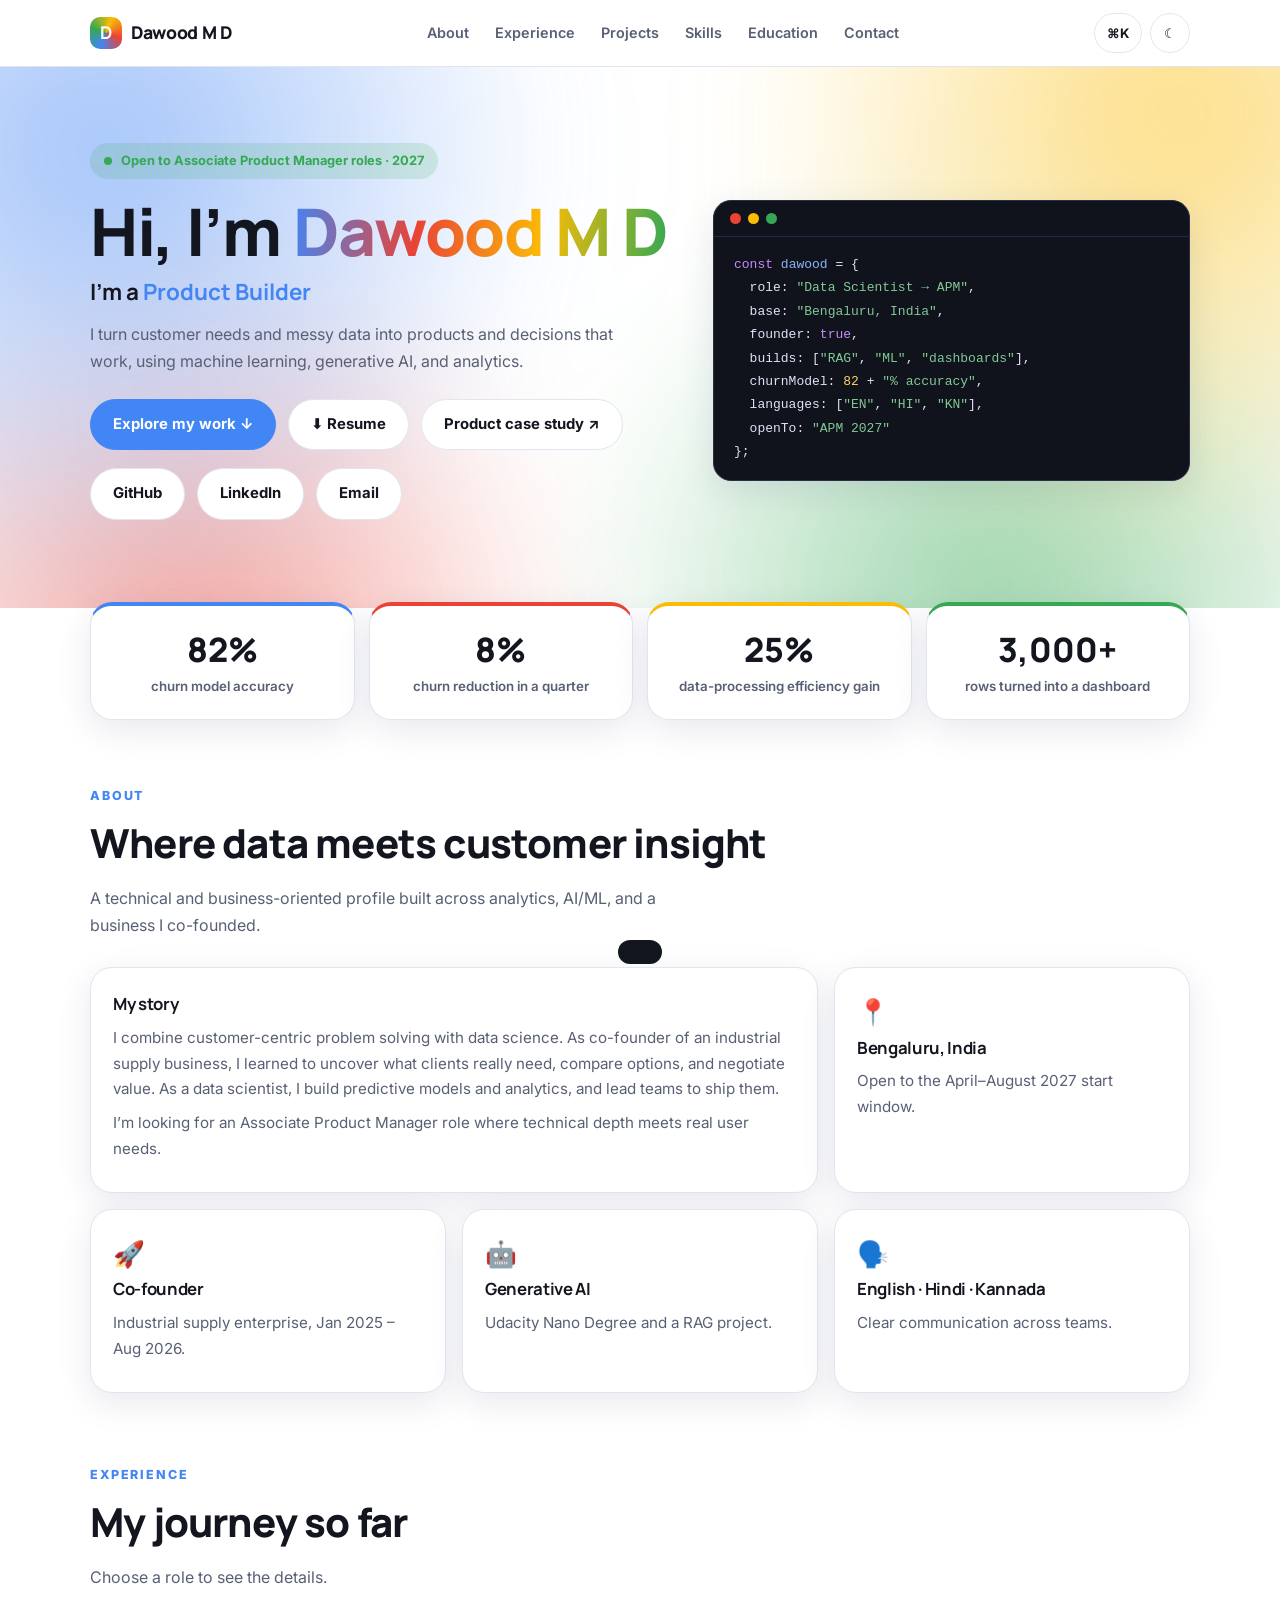
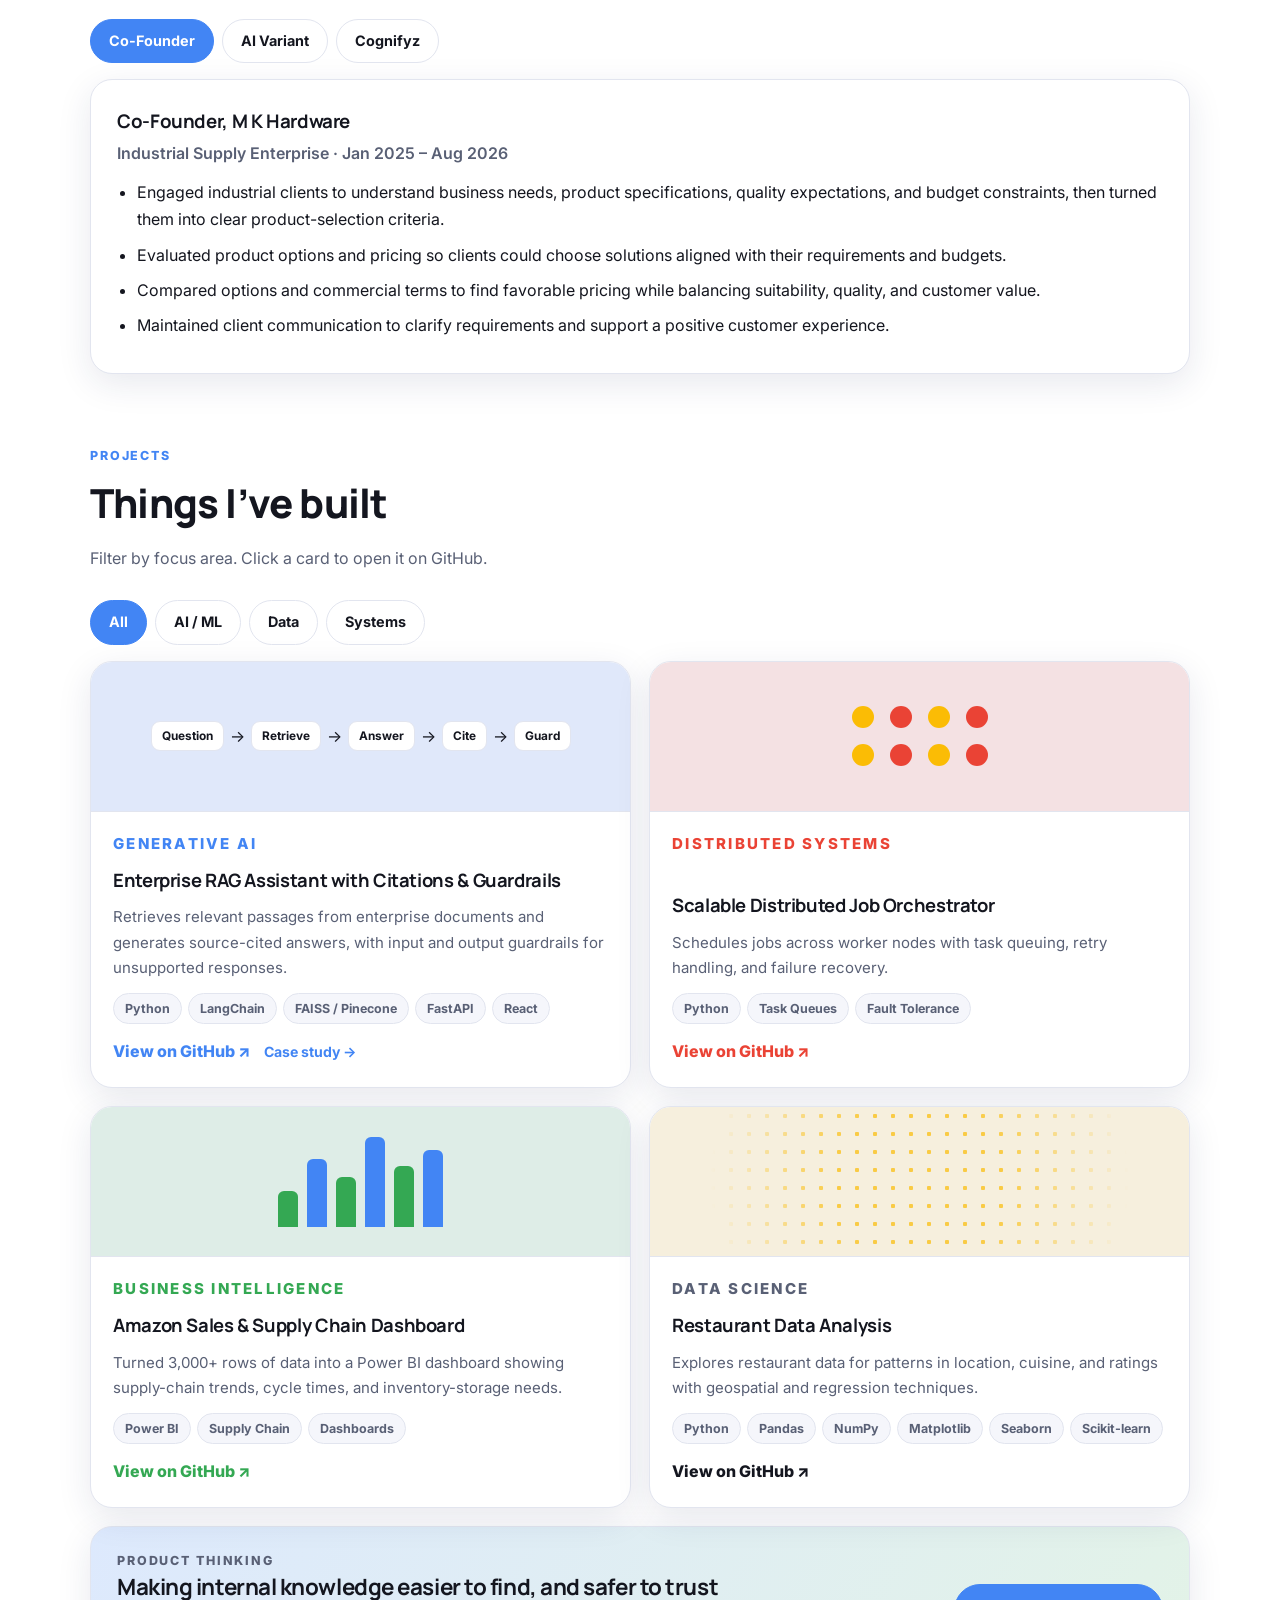
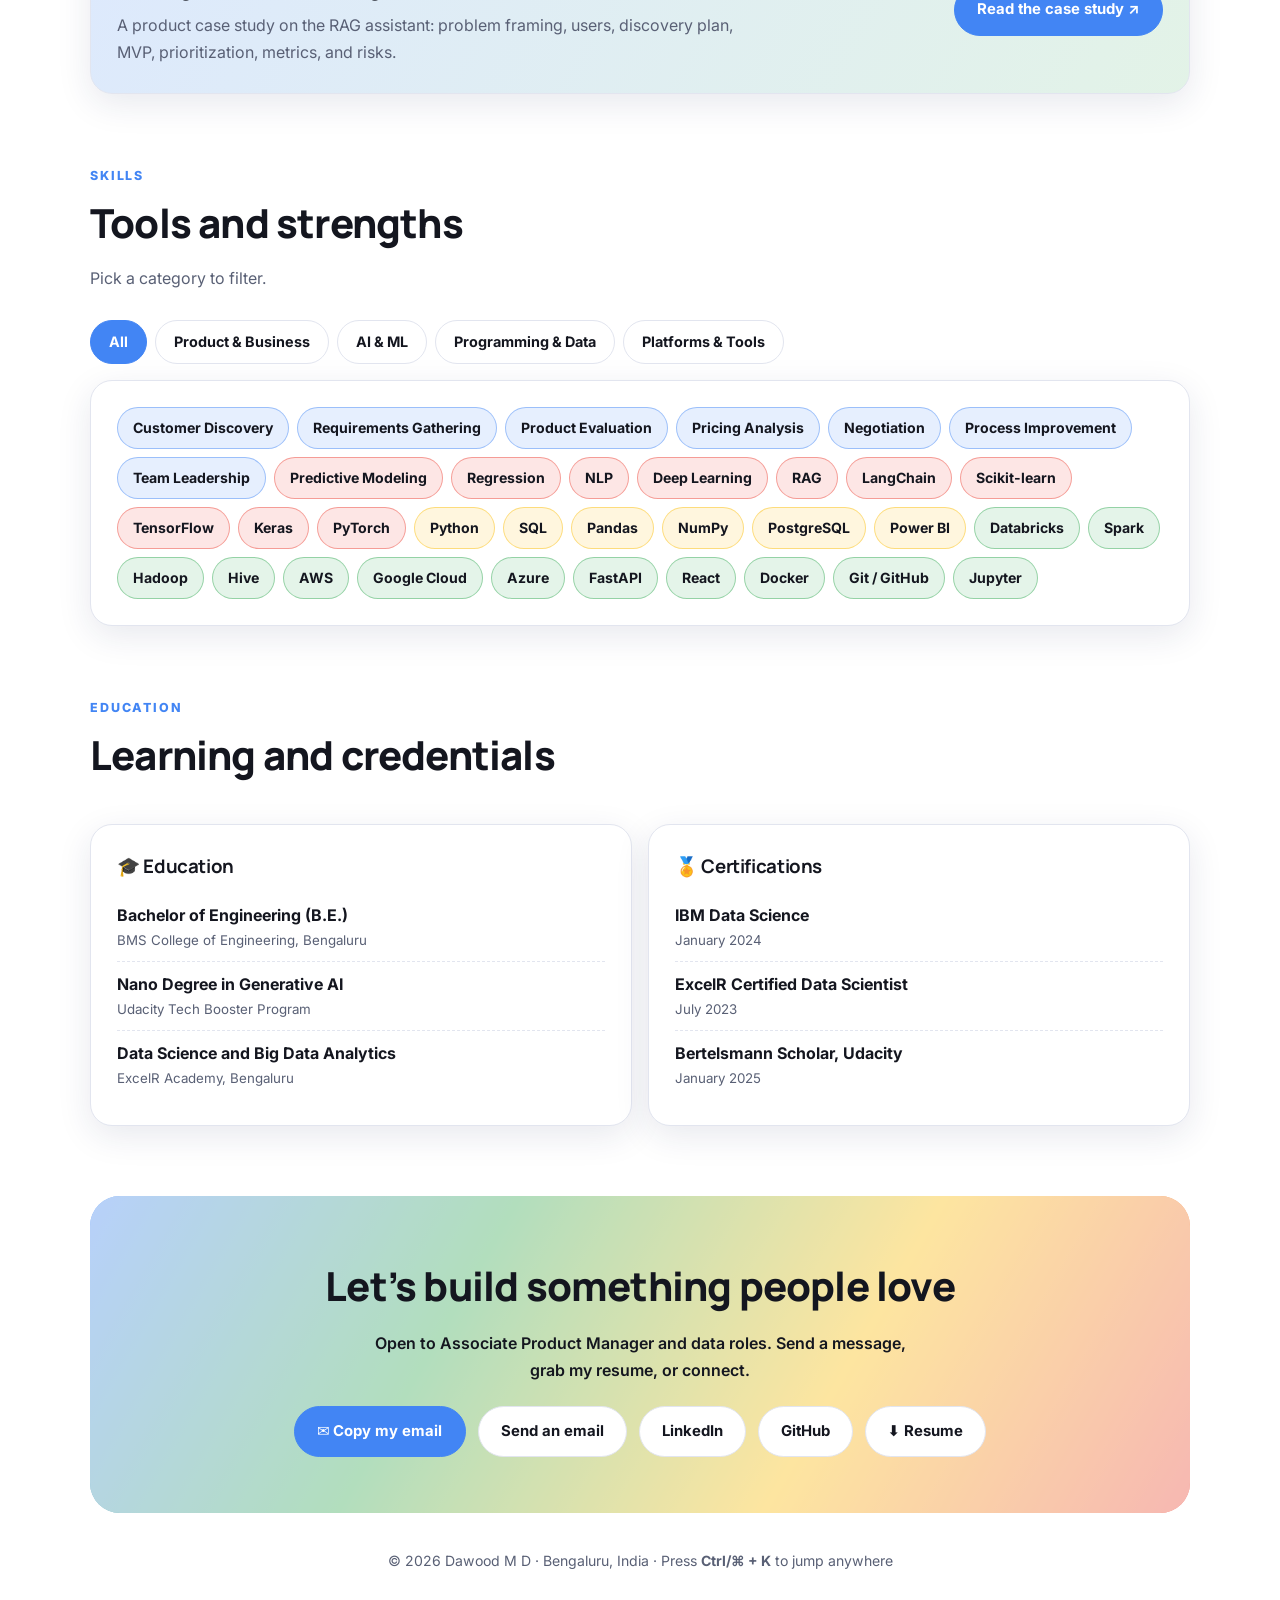
<file: index.html>
<!doctype html><html lang="en"><head><meta charset="utf-8"><meta name="viewport" content="width=device-width,initial-scale=1"><meta name="theme-color" content="#4285f4">
<link rel="preconnect" href="https://fonts.googleapis.com"><link rel="preconnect" href="https://fonts.gstatic.com" crossorigin>
<link href="https://fonts.googleapis.com/css2?family=Inter:wght@400;500;600;700&family=JetBrains+Mono:wght@500&family=Manrope:wght@700;800&display=swap" rel="stylesheet"><link rel="stylesheet" href="styles.css">
<meta name="description" content="Dawood M D: data scientist and product builder. Machine learning, generative AI, analytics, and customer-focused problem solving."><title>Dawood M D | Data Scientist &amp; Product Builder</title></head><body>
<div class="prog"></div>
<header><nav class="nav wrap"><a class="brand" href="#top"><b>D</b>Dawood M D</a>
<div class="links"><a href="#about">About</a><a href="#experience">Experience</a><a href="#projects">Projects</a><a href="#skills">Skills</a><a href="#education">Education</a><a href="#contact">Contact</a></div>
<div class="tools"><button class="ib" id="cmdk" title="Quick navigation (Ctrl/⌘ + K)">⌘K</button><button class="ib" id="theme" aria-label="Toggle theme">☾</button><button class="ib menu" aria-label="Menu">☰</button></div></nav></header>
<main>
<section class="hero" id="top"><div class="mesh"></div><div class="wrap hg"><div>
<span class="pill">Open to Associate Product Manager roles · 2027</span>
<h1>Hi, I’m <span class="grad">Dawood M D</span></h1>
<p class="role">I’m a <span id="role">Data Scientist</span></p>
<p class="lead">I turn customer needs and messy data into products and decisions that work, using machine learning, generative AI, and analytics.</p>
<div class="row"><a class="btn p" href="#projects">Explore my work ↓</a><a class="btn" href="assets/Dawood_M_D_Resume.pdf" download>⬇ Resume</a><a class="btn" href="case-study.html">Product case study ↗</a></div>
<div class="row"><a class="btn" href="https://github.com/Dawoodsdatalife" target="_blank" rel="noopener">GitHub</a><a class="btn" href="https://www.linkedin.com/in/m-d-dawood" target="_blank" rel="noopener">LinkedIn</a><a class="btn" href="mailto:dawoodarsalaan8@gmail.com">Email</a></div></div>
<div class="win" aria-hidden="true"><div class="wb"><i></i><i></i><i></i></div><pre><span class="k">const</span> <span class="v">dawood</span> = {
  role: <span class="s">"Data Scientist → APM"</span>,
  base: <span class="s">"Bengaluru, India"</span>,
  founder: <span class="k">true</span>,
  builds: [<span class="s">"RAG"</span>, <span class="s">"ML"</span>, <span class="s">"dashboards"</span>],
  churnModel: <span class="n">82</span> + <span class="s">"% accuracy"</span>,
  languages: [<span class="s">"EN"</span>, <span class="s">"HI"</span>, <span class="s">"KN"</span>],
  openTo: <span class="s">"APM 2027"</span>
};</pre></div></div></section>
<div class="wrap"><div class="stats rv"><div class="card stat"><b><span data-n="82">0</span>%</b><small>churn model accuracy</small></div><div class="card stat"><b><span data-n="8">0</span>%</b><small>churn reduction in a quarter</small></div><div class="card stat"><b><span data-n="25">0</span>%</b><small>data-processing efficiency gain</small></div><div class="card stat"><b><span data-n="3000">0</span>+</b><small>rows turned into a dashboard</small></div></div></div>

<section id="about" class="wrap rv"><p class="ey">About</p><h2>Where data meets customer insight</h2><p class="sub">A technical and business-oriented profile built across analytics, AI/ML, and a business I co-founded.</p>
<div class="bento"><div class="card s4"><h3>My story</h3><p>I combine customer-centric problem solving with data science. As co-founder of an industrial supply business, I learned to uncover what clients really need, compare options, and negotiate value. As a data scientist, I build predictive models and analytics, and lead teams to ship them.</p><p>I’m looking for an Associate Product Manager role where technical depth meets real user needs.</p></div>
<div class="card s2"><div class="em">📍</div><h3>Bengaluru, India</h3><p>Open to the April–August 2027 start window.</p></div>
<div class="card s2"><div class="em">🚀</div><h3>Co-founder</h3><p>Industrial supply enterprise, Jan 2025 – Aug 2026.</p></div>
<div class="card s2"><div class="em">🤖</div><h3>Generative AI</h3><p>Udacity Nano Degree and a RAG project.</p></div>
<div class="card s2"><div class="em">🗣️</div><h3>English · Hindi · Kannada</h3><p>Clear communication across teams.</p></div></div></section>

<section id="experience" class="wrap rv"><p class="ey">Experience</p><h2>My journey so far</h2><p class="sub">Choose a role to see the details.</p>
<div class="tabs" role="tablist"><button class="tab" role="tab" aria-selected="true" data-p="p1">Co-Founder</button><button class="tab" role="tab" aria-selected="false" data-p="p2">AI Variant</button><button class="tab" role="tab" aria-selected="false" data-p="p3">Cognifyz</button></div>
<div class="card panel" id="p1"><h3>Co-Founder, M K Hardware</h3><p class="meta">Industrial Supply Enterprise · Jan 2025 – Aug 2026</p><ul><li>Engaged industrial clients to understand business needs, product specifications, quality expectations, and budget constraints, then turned them into clear product-selection criteria.</li><li>Evaluated product options and pricing so clients could choose solutions aligned with their requirements and budgets.</li><li>Compared options and commercial terms to find favorable pricing while balancing suitability, quality, and customer value.</li><li>Maintained client communication to clarify requirements and support a positive customer experience.</li></ul></div>
<div class="card panel" id="p2" hidden><h3>Data Scientist Intern, AI Variant</h3><p class="meta">Bengaluru · Sep 2023 – Dec 2024</p><ul><li>Led a team of 3 building customer-churn prediction models with logistic regression and decision trees.</li><li>Analyzed large-scale supply-chain datasets in Databricks using SQL, identifying bottlenecks that informed operational changes.</li><li>Applied Lean Six Sigma and statistical modeling to reduce process variance.</li></ul><div class="bd"><span>82% model accuracy</span><span>8% churn reduction</span><span>25% efficiency gain</span><span>8% throughput increase</span></div></div>
<div class="card panel" id="p3" hidden><h3>Data Science Intern, Cognifyz Technologies</h3><p class="meta">Remote · May 2023 – Jun 2023</p><ul><li>Analyzed restaurant and location-based datasets with statistical and geospatial techniques.</li><li>Built a regression model to predict restaurant ratings and visualized findings for business insights.</li></ul></div></section>

<section id="projects" class="wrap rv"><p class="ey">Projects</p><h2>Things I’ve built</h2><p class="sub">Filter by focus area. Click a card to open it on GitHub.</p>
<div class="tabs"><button class="tab" aria-selected="true" data-f="all">All</button><button class="tab" aria-selected="false" data-f="ai">AI / ML</button><button class="tab" aria-selected="false" data-f="data">Data</button><button class="tab" aria-selected="false" data-f="sys">Systems</button></div>
<div class="pg">
<article class="card proj" data-c="ai" style="--cc:var(--b)"><div class="viz"><div class="pipe"><i>Question</i>→<i>Retrieve</i>→<i>Answer</i>→<i>Cite</i>→<i>Guard</i></div></div><div class="pb"><p class="ey">Generative AI</p><h3>Enterprise RAG Assistant with Citations &amp; Guardrails</h3><p>Retrieves relevant passages from enterprise documents and generates source-cited answers, with input and output guardrails for unsupported responses.</p><div class="tg"><span>Python</span><span>LangChain</span><span>FAISS / Pinecone</span><span>FastAPI</span><span>React</span></div><div><a class="go" href="https://github.com/Dawoodsdatalife" target="_blank" rel="noopener">View on GitHub</a><a class="alt" href="case-study.html">Case study →</a></div></div></article>
<article class="card proj" data-c="sys" style="--cc:var(--r)"><div class="viz"><div class="nodes"><i></i><i></i><i></i><i></i><i></i><i></i><i></i><i></i></div></div><div class="pb"><p class="ey">Distributed Systems</p><h3>Scalable Distributed Job Orchestrator</h3><p>Schedules jobs across worker nodes with task queuing, retry handling, and failure recovery.</p><div class="tg"><span>Python</span><span>Task Queues</span><span>Fault Tolerance</span></div><a class="go" href="https://github.com/Dawoodsdatalife" target="_blank" rel="noopener">View on GitHub</a></div></article>
<article class="card proj" data-c="data" style="--cc:var(--g)"><div class="viz"><div class="bars" style="--h:0"><i style="--h:40%"></i><i style="--h:75%"></i><i style="--h:55%"></i><i style="--h:100%"></i><i style="--h:68%"></i><i style="--h:85%"></i></div></div><div class="pb"><p class="ey">Business Intelligence</p><h3>Amazon Sales &amp; Supply Chain Dashboard</h3><p>Turned 3,000+ rows of data into a Power BI dashboard showing supply-chain trends, cycle times, and inventory-storage needs.</p><div class="tg"><span>Power BI</span><span>Supply Chain</span><span>Dashboards</span></div><a class="go" href="https://github.com/Dawoodsdatalife" target="_blank" rel="noopener">View on GitHub</a></div></article>
<article class="card proj" data-c="data ai" style="--cc:var(--y)"><div class="viz"><div class="map"></div></div><div class="pb"><p class="ey" style="color:var(--m)">Data Science</p><h3>Restaurant Data Analysis</h3><p>Explores restaurant data for patterns in location, cuisine, and ratings with geospatial and regression techniques.</p><div class="tg"><span>Python</span><span>Pandas</span><span>NumPy</span><span>Matplotlib</span><span>Seaborn</span><span>Scikit-learn</span></div><a class="go" style="color:var(--t)" href="https://github.com/Dawoodsdatalife" target="_blank" rel="noopener">View on GitHub</a></div></article>
</div>
<div class="card cs" style="margin-top:18px"><div><p class="ey">Product thinking</p><h3>Making internal knowledge easier to find, and safer to trust</h3><p>A product case study on the RAG assistant: problem framing, users, discovery plan, MVP, prioritization, metrics, and risks.</p></div><a class="btn p" href="case-study.html">Read the case study ↗</a></div></section>

<section id="skills" class="wrap rv"><p class="ey">Skills</p><h2>Tools and strengths</h2><p class="sub">Pick a category to filter.</p>
<div class="tabs"><button class="tab" aria-selected="true" data-sk="all">All</button><button class="tab" aria-selected="false" data-sk="pb">Product &amp; Business</button><button class="tab" aria-selected="false" data-sk="ml">AI &amp; ML</button><button class="tab" aria-selected="false" data-sk="dt">Programming &amp; Data</button><button class="tab" aria-selected="false" data-sk="pl">Platforms &amp; Tools</button></div>
<div class="card sk"><span data-g="pb" style="--k:var(--b)">Customer Discovery</span><span data-g="pb" style="--k:var(--b)">Requirements Gathering</span><span data-g="pb" style="--k:var(--b)">Product Evaluation</span><span data-g="pb" style="--k:var(--b)">Pricing Analysis</span><span data-g="pb" style="--k:var(--b)">Negotiation</span><span data-g="pb" style="--k:var(--b)">Process Improvement</span><span data-g="pb" style="--k:var(--b)">Team Leadership</span>
<span data-g="ml" style="--k:var(--r)">Predictive Modeling</span><span data-g="ml" style="--k:var(--r)">Regression</span><span data-g="ml" style="--k:var(--r)">NLP</span><span data-g="ml" style="--k:var(--r)">Deep Learning</span><span data-g="ml" style="--k:var(--r)">RAG</span><span data-g="ml" style="--k:var(--r)">LangChain</span><span data-g="ml" style="--k:var(--r)">Scikit-learn</span><span data-g="ml" style="--k:var(--r)">TensorFlow</span><span data-g="ml" style="--k:var(--r)">Keras</span><span data-g="ml" style="--k:var(--r)">PyTorch</span>
<span data-g="dt" style="--k:var(--y)">Python</span><span data-g="dt" style="--k:var(--y)">SQL</span><span data-g="dt" style="--k:var(--y)">Pandas</span><span data-g="dt" style="--k:var(--y)">NumPy</span><span data-g="dt" style="--k:var(--y)">PostgreSQL</span><span data-g="dt" style="--k:var(--y)">Power BI</span>
<span data-g="pl" style="--k:var(--g)">Databricks</span><span data-g="pl" style="--k:var(--g)">Spark</span><span data-g="pl" style="--k:var(--g)">Hadoop</span><span data-g="pl" style="--k:var(--g)">Hive</span><span data-g="pl" style="--k:var(--g)">AWS</span><span data-g="pl" style="--k:var(--g)">Google Cloud</span><span data-g="pl" style="--k:var(--g)">Azure</span><span data-g="pl" style="--k:var(--g)">FastAPI</span><span data-g="pl" style="--k:var(--g)">React</span><span data-g="pl" style="--k:var(--g)">Docker</span><span data-g="pl" style="--k:var(--g)">Git / GitHub</span><span data-g="pl" style="--k:var(--g)">Jupyter</span></div></section>

<section id="education" class="wrap rv"><p class="ey">Education</p><h2>Learning and credentials</h2><br>
<div class="ed"><div class="card"><h3>🎓 Education</h3><ul><li><b>Bachelor of Engineering (B.E.)</b><small>BMS College of Engineering, Bengaluru</small></li><li><b>Nano Degree in Generative AI</b><small>Udacity Tech Booster Program</small></li><li><b>Data Science and Big Data Analytics</b><small>ExcelR Academy, Bengaluru</small></li></ul></div>
<div class="card"><h3>🏅 Certifications</h3><ul><li><b>IBM Data Science</b><small>January 2024</small></li><li><b>ExcelR Certified Data Scientist</b><small>July 2023</small></li><li><b>Bertelsmann Scholar, Udacity</b><small>January 2025</small></li></ul></div></div></section>

<div class="wrap"><div class="ct rv" id="contact"><h2>Let’s build something people love</h2><p>Open to Associate Product Manager and data roles. Send a message, grab my resume, or connect.</p><div class="row"><button class="btn p" id="copy">✉ Copy my email</button><a class="btn" href="mailto:dawoodarsalaan8@gmail.com">Send an email</a><a class="btn" href="https://www.linkedin.com/in/m-d-dawood" target="_blank" rel="noopener">LinkedIn</a><a class="btn" href="https://github.com/Dawoodsdatalife" target="_blank" rel="noopener">GitHub</a><a class="btn" href="assets/Dawood_M_D_Resume.pdf" download>⬇ Resume</a></div></div></div>
</main>
<footer>© <span id="yr"></span> Dawood M D · Bengaluru, India · Press <b>Ctrl/⌘ + K</b> to jump anywhere</footer>
<div class="pal" id="pal" role="dialog" aria-label="Quick navigation"><div class="pb2"><input placeholder="Type to jump anywhere…" aria-label="Search actions"><ul></ul></div></div><div class="toast" id="toast"></div><script src="script.js"></script></body></html>
</file>
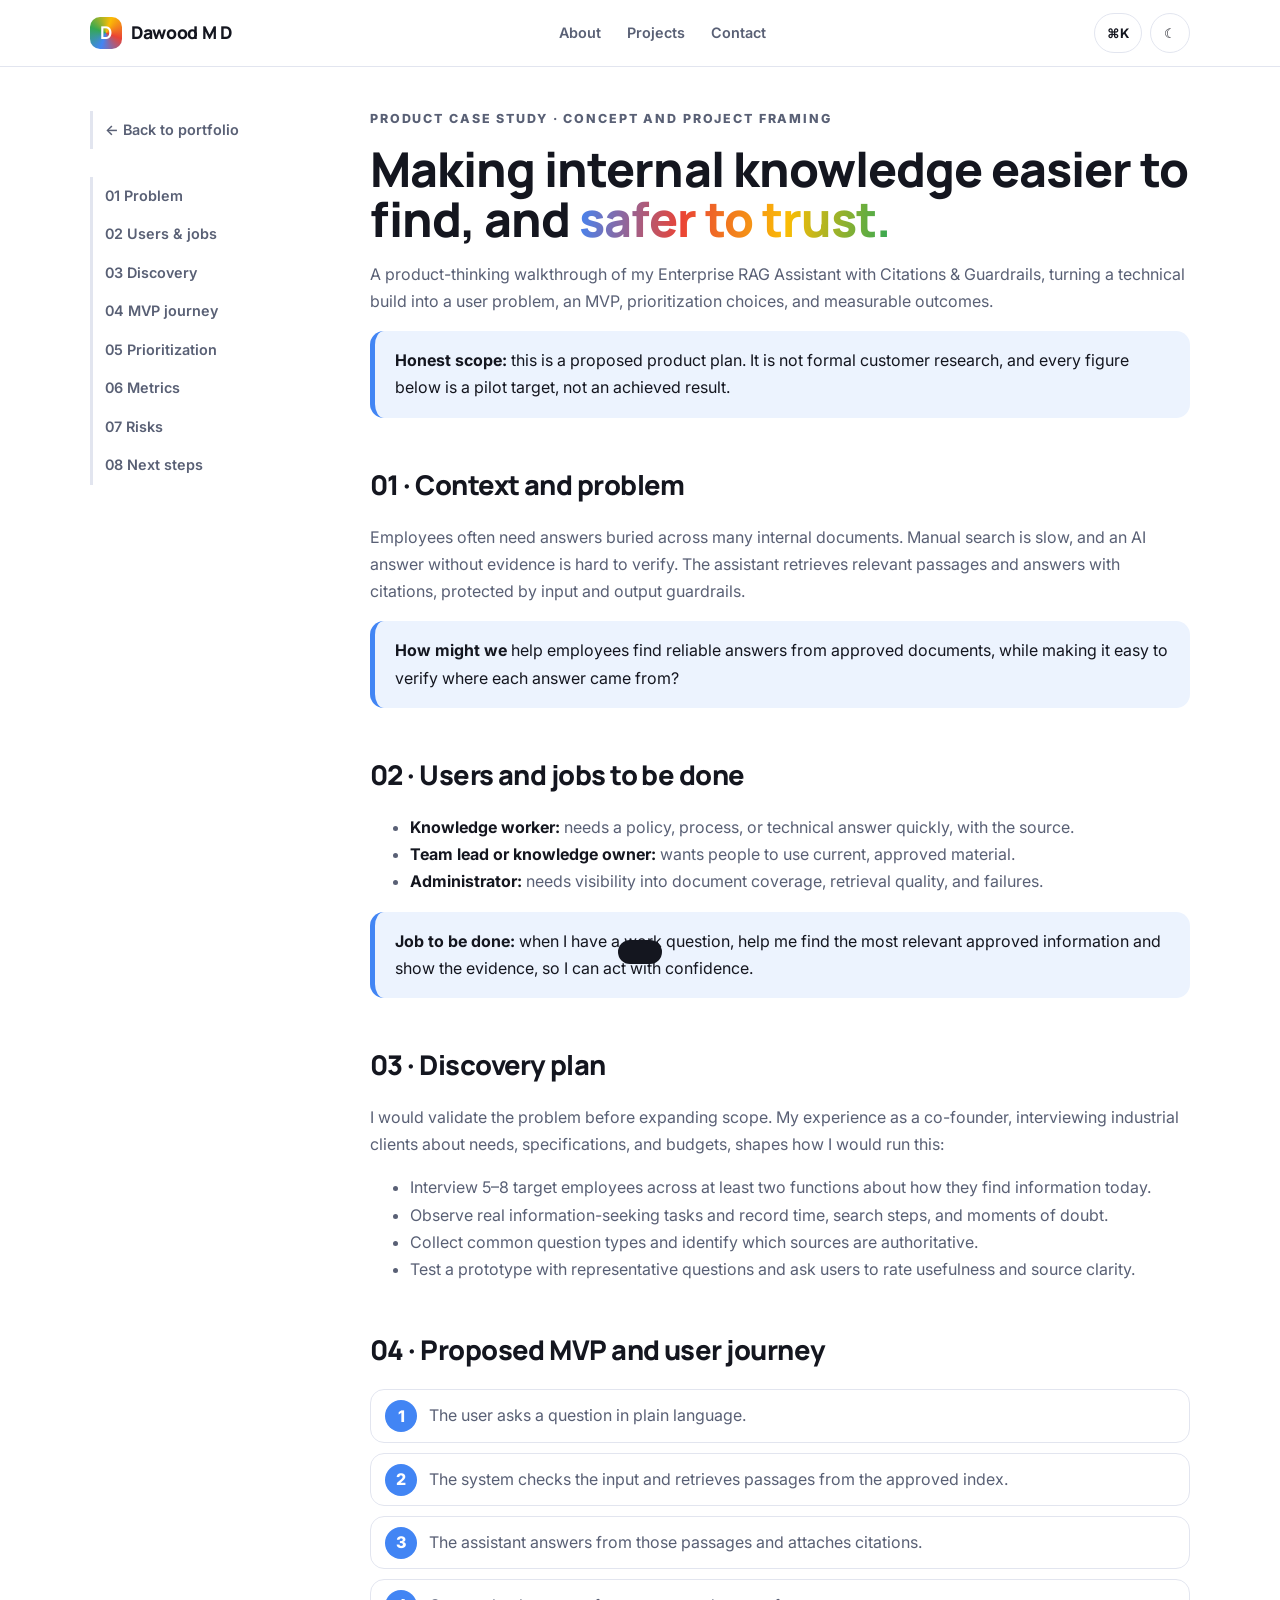
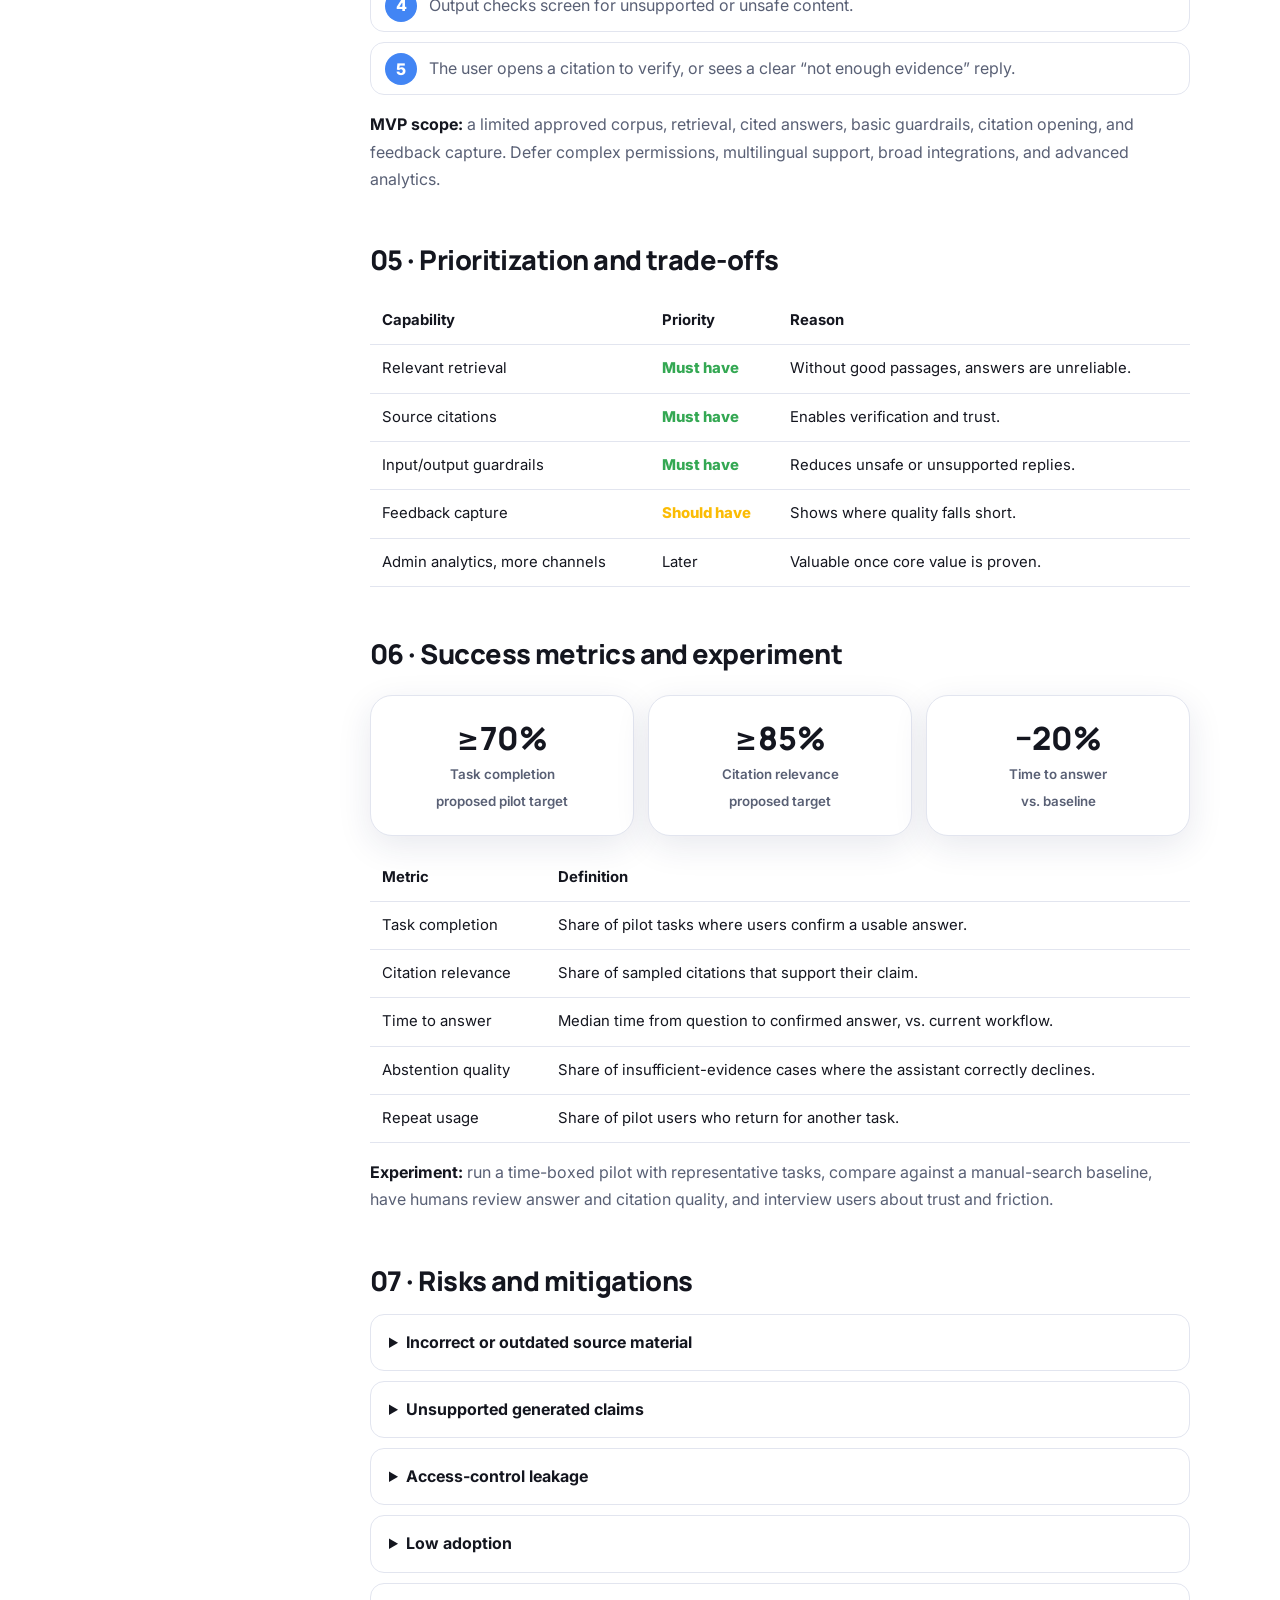
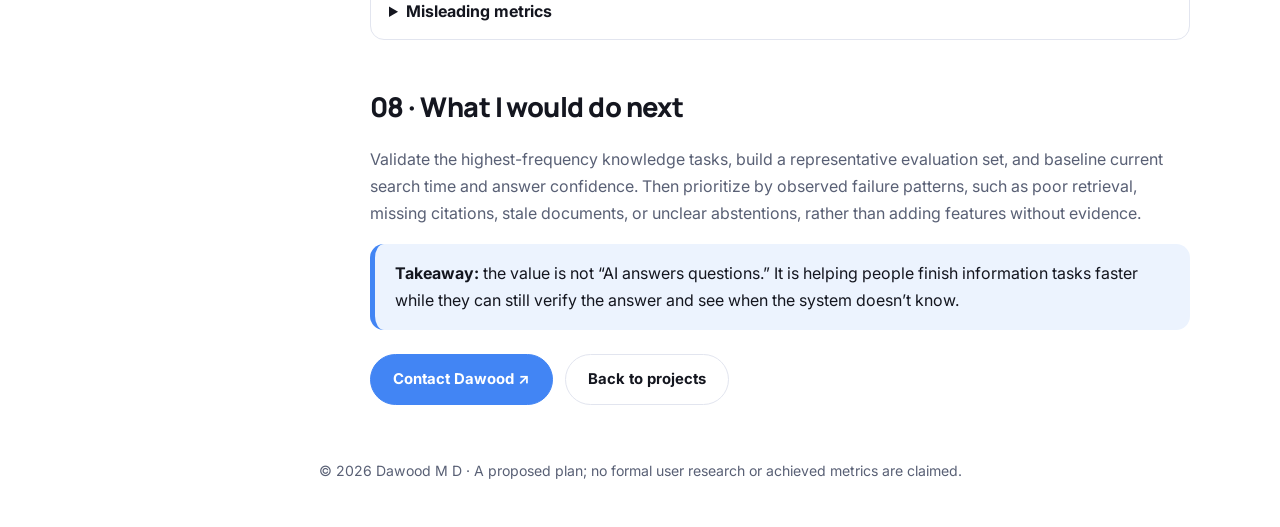
<file: case-study.html>
<!doctype html><html lang="en"><head><meta charset="utf-8"><meta name="viewport" content="width=device-width,initial-scale=1"><meta name="theme-color" content="#4285f4">
<link rel="preconnect" href="https://fonts.googleapis.com"><link rel="preconnect" href="https://fonts.gstatic.com" crossorigin>
<link href="https://fonts.googleapis.com/css2?family=Inter:wght@400;500;600;700&family=JetBrains+Mono:wght@500&family=Manrope:wght@700;800&display=swap" rel="stylesheet"><link rel="stylesheet" href="styles.css">
<meta name="description" content="Product case study by Dawood M D: making internal knowledge easier to find and safer to trust."><title>Product Case Study | Dawood M D</title></head><body>
<div class="prog"></div>
<header><nav class="nav wrap"><a class="brand" href="index.html"><b>D</b>Dawood M D</a><div class="links"><a href="index.html#about">About</a><a href="index.html#projects">Projects</a><a href="index.html#contact">Contact</a></div>
<div class="tools"><button class="ib" id="cmdk" title="Quick navigation (Ctrl/⌘ + K)">⌘K</button><button class="ib" id="theme" aria-label="Toggle theme">☾</button><button class="ib menu" aria-label="Menu">☰</button></div></nav></header>
<main class="wrap art"><aside class="toc"><a href="index.html#projects">← Back to portfolio</a><br><a href="#s1">01 Problem</a><a href="#s2">02 Users &amp; jobs</a><a href="#s3">03 Discovery</a><a href="#s4">04 MVP journey</a><a href="#s5">05 Prioritization</a><a href="#s6">06 Metrics</a><a href="#s7">07 Risks</a><a href="#s8">08 Next steps</a></aside>
<article>
<p class="ey">Product case study · concept and project framing</p>
<h1>Making internal knowledge easier to find, and <span class="grad">safer to trust.</span></h1>
<p>A product-thinking walkthrough of my Enterprise RAG Assistant with Citations &amp; Guardrails, turning a technical build into a user problem, an MVP, prioritization choices, and measurable outcomes.</p>
<div class="callout"><strong>Honest scope:</strong> this is a proposed product plan. It is not formal customer research, and every figure below is a pilot target, not an achieved result.</div>

<h2 id="s1">01 · Context and problem</h2>
<p>Employees often need answers buried across many internal documents. Manual search is slow, and an AI answer without evidence is hard to verify. The assistant retrieves relevant passages and answers with citations, protected by input and output guardrails.</p>
<div class="callout"><strong>How might we</strong> help employees find reliable answers from approved documents, while making it easy to verify where each answer came from?</div>

<h2 id="s2">02 · Users and jobs to be done</h2>
<ul><li><strong>Knowledge worker:</strong> needs a policy, process, or technical answer quickly, with the source.</li><li><strong>Team lead or knowledge owner:</strong> wants people to use current, approved material.</li><li><strong>Administrator:</strong> needs visibility into document coverage, retrieval quality, and failures.</li></ul>
<div class="callout"><strong>Job to be done:</strong> when I have a work question, help me find the most relevant approved information and show the evidence, so I can act with confidence.</div>

<h2 id="s3">03 · Discovery plan</h2>
<p>I would validate the problem before expanding scope. My experience as a co-founder, interviewing industrial clients about needs, specifications, and budgets, shapes how I would run this:</p>
<ul><li>Interview 5–8 target employees across at least two functions about how they find information today.</li><li>Observe real information-seeking tasks and record time, search steps, and moments of doubt.</li><li>Collect common question types and identify which sources are authoritative.</li><li>Test a prototype with representative questions and ask users to rate usefulness and source clarity.</li></ul>

<h2 id="s4">04 · Proposed MVP and user journey</h2>
<ol class="steps"><li>The user asks a question in plain language.</li><li>The system checks the input and retrieves passages from the approved index.</li><li>The assistant answers from those passages and attaches citations.</li><li>Output checks screen for unsupported or unsafe content.</li><li>The user opens a citation to verify, or sees a clear “not enough evidence” reply.</li></ol>
<p><strong>MVP scope:</strong> a limited approved corpus, retrieval, cited answers, basic guardrails, citation opening, and feedback capture. Defer complex permissions, multilingual support, broad integrations, and advanced analytics.</p>

<h2 id="s5">05 · Prioritization and trade-offs</h2>
<table><tr><th>Capability</th><th>Priority</th><th>Reason</th></tr><tr><td>Relevant retrieval</td><td class="tagm">Must have</td><td>Without good passages, answers are unreliable.</td></tr><tr><td>Source citations</td><td class="tagm">Must have</td><td>Enables verification and trust.</td></tr><tr><td>Input/output guardrails</td><td class="tagm">Must have</td><td>Reduces unsafe or unsupported replies.</td></tr><tr><td>Feedback capture</td><td class="tagl">Should have</td><td>Shows where quality falls short.</td></tr><tr><td>Admin analytics, more channels</td><td>Later</td><td>Valuable once core value is proven.</td></tr></table>

<h2 id="s6">06 · Success metrics and experiment</h2>
<div class="mg"><div class="card"><b>≥70%</b><small>Task completion<br>proposed pilot target</small></div><div class="card"><b>≥85%</b><small>Citation relevance<br>proposed target</small></div><div class="card"><b>−20%</b><small>Time to answer<br>vs. baseline</small></div></div>
<table><tr><th>Metric</th><th>Definition</th></tr><tr><td>Task completion</td><td>Share of pilot tasks where users confirm a usable answer.</td></tr><tr><td>Citation relevance</td><td>Share of sampled citations that support their claim.</td></tr><tr><td>Time to answer</td><td>Median time from question to confirmed answer, vs. current workflow.</td></tr><tr><td>Abstention quality</td><td>Share of insufficient-evidence cases where the assistant correctly declines.</td></tr><tr><td>Repeat usage</td><td>Share of pilot users who return for another task.</td></tr></table>
<p><strong>Experiment:</strong> run a time-boxed pilot with representative tasks, compare against a manual-search baseline, have humans review answer and citation quality, and interview users about trust and friction.</p>

<h2 id="s7">07 · Risks and mitigations</h2>
<details class="rk"><summary>Incorrect or outdated source material</summary><p>Show document title and date, and give content owners a process to update the index.</p></details>
<details class="rk"><summary>Unsupported generated claims</summary><p>Require evidence checks and a clear abstention path when retrieval confidence is low.</p></details>
<details class="rk"><summary>Access-control leakage</summary><p>Enforce document permissions during retrieval and validate before any real deployment.</p></details>
<details class="rk"><summary>Low adoption</summary><p>Integrate into an existing workflow only after discovery shows where users need it.</p></details>
<details class="rk"><summary>Misleading metrics</summary><p>Combine quantitative measures with human review and interviews.</p></details>

<h2 id="s8">08 · What I would do next</h2>
<p>Validate the highest-frequency knowledge tasks, build a representative evaluation set, and baseline current search time and answer confidence. Then prioritize by observed failure patterns, such as poor retrieval, missing citations, stale documents, or unclear abstentions, rather than adding features without evidence.</p>
<div class="callout"><strong>Takeaway:</strong> the value is not “AI answers questions.” It is helping people finish information tasks faster while they can still verify the answer and see when the system doesn’t know.</div>
<div class="row" style="margin-top:24px"><a class="btn p" href="mailto:dawoodarsalaan8@gmail.com">Contact Dawood ↗</a><a class="btn" href="index.html#projects">Back to projects</a></div>
</article></main>
<footer>© <span id="yr"></span> Dawood M D · A proposed plan; no formal user research or achieved metrics are claimed.</footer>
<div class="pal" id="pal" role="dialog" aria-label="Quick navigation"><div class="pb2"><input placeholder="Type to jump anywhere…" aria-label="Search actions"><ul></ul></div></div><div class="toast" id="toast"></div><script src="script.js"></script></body></html>
</file>
<file: styles.css>
:root{--b:#4285f4;--r:#ea4335;--y:#fbbc05;--g:#34a853;--bg:#fff;--s:#f5f6fb;--c:#fff;--t:#14161f;--m:#596075;--l:#e2e5ef;--sh:0 10px 34px rgba(30,40,90,.10);--bt:#fff}
[data-theme=dark]{--b:#8ab4f8;--r:#f28b82;--y:#fdd663;--g:#81c995;--bg:#0b0d15;--s:#121522;--c:#171a29;--t:#eceefa;--m:#9aa1b8;--l:#272b3f;--sh:0 10px 34px rgba(0,0,0,.5);--bt:#0b0d15}
*{box-sizing:border-box}html{scroll-behavior:smooth;scroll-padding-top:84px}
body{margin:0;background:var(--bg);color:var(--t);font:16px/1.7 Inter,system-ui,sans-serif;-webkit-font-smoothing:antialiased}
h1,h2,h3,.brand{font-family:Manrope,Inter,sans-serif;letter-spacing:-.02em}a{color:var(--b);text-decoration:none}a:hover{text-decoration:underline}
button{font:inherit;cursor:pointer}:focus-visible{outline:3px solid var(--b);outline-offset:2px;border-radius:8px}
.wrap{width:min(1100px,calc(100% - 40px));margin:auto}.grad{background:linear-gradient(95deg,var(--b),var(--r),var(--y),var(--g));-webkit-background-clip:text;background-clip:text;color:transparent}
.prog{position:fixed;top:0;left:0;right:0;height:4px;z-index:90;transform-origin:0 50%;transform:scaleX(0);background:linear-gradient(90deg,var(--b),var(--r),var(--y),var(--g))}
header{position:sticky;top:0;z-index:50;background:color-mix(in srgb,var(--bg) 82%,transparent);backdrop-filter:blur(14px);border-bottom:1px solid var(--l)}
.nav{height:66px;display:flex;align-items:center;justify-content:space-between;gap:12px}.brand{font-weight:800;font-size:1.1rem;color:var(--t);display:flex;align-items:center;gap:9px}.brand:hover{text-decoration:none}
.brand b{width:32px;height:32px;border-radius:10px;display:grid;place-items:center;color:#fff;background:conic-gradient(from 200deg,var(--b),var(--g),var(--y),var(--r),var(--b))}
.links{display:flex;align-items:center;gap:2px}.links a{color:var(--m);font-weight:600;font-size:.9rem;padding:8px 12px;border-radius:99px}.links a:hover,.links a.on{background:color-mix(in srgb,var(--b) 14%,transparent);color:var(--b);text-decoration:none}
.tools{display:flex;gap:8px;align-items:center}.ib{height:40px;min-width:40px;padding:0 12px;border-radius:99px;border:1px solid var(--l);background:var(--c);color:var(--t);font-weight:700;font-size:.82rem}.ib:hover{border-color:var(--b)}.menu{display:none}
.btn{display:inline-flex;align-items:center;gap:8px;padding:12px 22px;border-radius:99px;font-weight:700;font-size:.93rem;border:1px solid var(--l);background:var(--c);color:var(--t);transition:.18s}.btn:hover{transform:translateY(-2px);box-shadow:var(--sh);text-decoration:none}.btn.p{background:var(--b);border-color:var(--b);color:var(--bt)}
.hero{position:relative;padding:76px 0 70px;overflow:hidden}.mesh{position:absolute;inset:-20%;z-index:-1;opacity:.5;filter:blur(60px);background:radial-gradient(circle at 20% 25%,var(--b),transparent 30%),radial-gradient(circle at 80% 20%,var(--y),transparent 28%),radial-gradient(circle at 70% 85%,var(--g),transparent 30%),radial-gradient(circle at 25% 90%,var(--r),transparent 26%);animation:drift 16s ease-in-out infinite alternate}
@keyframes drift{to{transform:translate(3%,-3%) rotate(6deg) scale(1.08)}}
.hg{display:grid;grid-template-columns:1.1fr .9fr;gap:40px;align-items:center}.pill{display:inline-flex;gap:9px;align-items:center;padding:7px 14px;border-radius:99px;font-size:.8rem;font-weight:700;background:color-mix(in srgb,var(--g) 16%,transparent);color:var(--g)}.pill:before{content:"";width:8px;height:8px;border-radius:50%;background:var(--g);animation:pl 1.8s infinite}@keyframes pl{50%{box-shadow:0 0 0 8px transparent;opacity:.5}}
h1{font-size:clamp(2.5rem,6vw,4.1rem);line-height:1.05;margin:18px 0 10px;font-weight:800}.role{font:700 1.4rem Manrope;margin:0 0 14px}.role span{color:var(--b)}.lead{color:var(--m);max-width:560px;margin:0 0 24px}.row{display:flex;flex-wrap:wrap;gap:12px;margin-bottom:18px}
.win{background:#10121c;color:#dfe3f5;border-radius:18px;box-shadow:var(--sh);border:1px solid #2a2f48;font:13px/1.8 "JetBrains Mono",monospace;transition:transform .15s}.wb{display:flex;gap:7px;padding:12px 16px;border-bottom:1px solid #232844}.wb i{width:11px;height:11px;border-radius:50%}.wb i:nth-child(1){background:#ea4335}.wb i:nth-child(2){background:#fbbc05}.wb i:nth-child(3){background:#34a853}
.win pre{margin:0;padding:16px 20px;overflow:auto}.k{color:#c58af9}.s{color:#81c995}.n{color:#fdd663}.v{color:#8ab4f8}
section{padding:68px 0 6px}.ey{font:800 .78rem Inter;letter-spacing:.15em;text-transform:uppercase;color:var(--b);margin:0 0 6px}h2{font-size:clamp(1.8rem,3.8vw,2.5rem);margin:0 0 8px;font-weight:800}.sub{color:var(--m);max-width:620px;margin:0 0 28px}
.card{background:var(--c);border:1px solid var(--l);border-radius:22px;padding:26px;box-shadow:var(--sh)}.stats{display:grid;grid-template-columns:repeat(4,1fr);gap:14px;margin-top:-6px}.stat{text-align:center;padding:20px 10px;border-top:4px solid var(--b)}.stat:nth-child(2){border-top-color:var(--r)}.stat:nth-child(3){border-top-color:var(--y)}.stat:nth-child(4){border-top-color:var(--g)}.stat b{display:block;font:800 2.1rem Manrope}.stat small{color:var(--m);font-weight:600}
.bento{display:grid;grid-template-columns:repeat(6,1fr);gap:16px}.bento .card{padding:22px}.s3{grid-column:span 3}.s2{grid-column:span 2}.s4{grid-column:span 4}.bento h3{margin:0 0 6px;font-size:1.05rem}.bento p{margin:0 0 8px;color:var(--m);font-size:.95rem}.em{font-size:1.6rem}
.tabs{display:flex;flex-wrap:wrap;gap:8px;margin-bottom:16px}.tab{border:1px solid var(--l);background:var(--c);color:var(--t);border-radius:99px;padding:9px 18px;font-weight:700;font-size:.9rem}.tab[aria-selected=true]{background:var(--b);border-color:var(--b);color:var(--bt)}.panel[hidden]{display:none}
.panel h3{margin:0}.panel .meta{color:var(--m);margin:2px 0 12px;font-weight:600}.panel ul{margin:0;padding-left:20px}.panel li{margin-bottom:8px}.bd{display:flex;flex-wrap:wrap;gap:8px;margin-top:14px}.bd span,.tg span{font-size:.78rem;font-weight:700;padding:4px 11px;border-radius:99px;background:color-mix(in srgb,var(--g) 16%,transparent);color:var(--g)}
.pg{display:grid;grid-template-columns:repeat(2,1fr);gap:18px}.proj{position:relative;display:flex;flex-direction:column;overflow:hidden;padding:0;transition:.2s}.proj:hover{transform:translateY(-6px)}.proj[hidden]{display:none}.viz{height:150px;display:grid;place-items:center;background:color-mix(in srgb,var(--cc) 12%,var(--s));border-bottom:1px solid var(--l)}.pb{padding:22px;display:flex;flex-direction:column;flex:1}.pb .ey{color:var(--cc)}.pb h3{margin:0 0 8px;font-size:1.15rem}.pb p{color:var(--m);font-size:.94rem;flex:1;margin:0 0 12px}.tg{display:flex;flex-wrap:wrap;gap:6px;margin-bottom:14px}.tg span{background:var(--s);color:var(--m);border:1px solid var(--l)}.go{font-weight:800;color:var(--cc)}.go:before{content:"";position:absolute;inset:0;z-index:1}.go:after{content:" ↗"}.alt{position:relative;z-index:2;font-weight:700;font-size:.88rem;margin-left:14px}
.pipe{display:flex;gap:6px;align-items:center;flex-wrap:wrap;justify-content:center;padding:0 10px}.pipe i{font-style:normal;font:700 .74rem Inter;padding:7px 10px;border-radius:9px;background:var(--c);border:1px solid var(--l);animation:hl 5s infinite}.pipe i:nth-child(2){animation-delay:1s}.pipe i:nth-child(3){animation-delay:2s}.pipe i:nth-child(4){animation-delay:3s}.pipe i:nth-child(5){animation-delay:4s}@keyframes hl{0%,16%{background:var(--b);color:var(--bt);transform:translateY(-4px)}30%,100%{background:var(--c);color:var(--t)}}
.nodes{display:grid;grid-template-columns:repeat(4,22px);gap:16px}.nodes i{width:22px;height:22px;border-radius:50%;background:var(--r);animation:nd 3s infinite}.nodes i:nth-child(odd){animation-delay:.7s;background:var(--y)}.nodes i:nth-child(3n){animation-delay:1.4s}@keyframes nd{50%{transform:scale(1.5);opacity:.5}}
.bars{display:flex;align-items:flex-end;gap:9px;height:90px}.bars i{width:20px;border-radius:6px 6px 0 0;background:var(--g);height:var(--h);animation:gr 2.4s ease-in-out infinite alternate}.bars i:nth-child(even){background:var(--b);animation-delay:.4s}@keyframes gr{from{transform:scaleY(.55)}}.bars i{transform-origin:bottom}
.map{width:100%;height:100%;background-image:radial-gradient(var(--y) 2px,transparent 2.5px);background-size:18px 18px;opacity:.7;mask-image:radial-gradient(circle,#000 30%,transparent 75%);-webkit-mask-image:radial-gradient(circle,#000 30%,transparent 75%)}
.cs{display:flex;flex-wrap:wrap;gap:24px;align-items:center;justify-content:space-between;background:linear-gradient(120deg,color-mix(in srgb,var(--b) 18%,var(--c)),color-mix(in srgb,var(--g) 14%,var(--c)))}.cs h3{margin:0 0 6px;font-size:1.4rem}.cs p{margin:0;color:var(--m);max-width:620px}
.sk{display:flex;flex-wrap:wrap;gap:8px}.sk span{padding:8px 15px;border-radius:99px;font-weight:700;font-size:.88rem;border:1px solid color-mix(in srgb,var(--k) 45%,transparent);background:color-mix(in srgb,var(--k) 13%,transparent);transition:.15s}.sk span:hover{transform:scale(1.07)}.sk [hidden]{display:none}
.ed{display:grid;grid-template-columns:repeat(auto-fit,minmax(290px,1fr));gap:16px}.ed h3{margin:0 0 10px}.ed ul{list-style:none;margin:0;padding:0}.ed li{padding:9px 0;border-bottom:1px dashed var(--l)}.ed li:last-child{border:0}.ed small{display:block;color:var(--m)}
.ct{margin:64px 0 0;text-align:center;padding:56px 24px;border-radius:30px;color:#14161f;background:linear-gradient(120deg,#4285f4,#34a853,#fbbc05,#ea4335);position:relative;overflow:hidden}.ct:after{content:"";position:absolute;inset:0;background:rgba(255,255,255,.62)}[data-theme=dark] .ct:after{background:rgba(11,13,21,.7)}[data-theme=dark] .ct{color:#eceefa}.ct>*{position:relative;z-index:1}.ct h2{margin:0 0 10px}.ct p{max-width:540px;margin:0 auto 22px;font-weight:600}.ct .row{justify-content:center;margin:0}
footer{text-align:center;color:var(--m);font-size:.88rem;padding:36px 0 44px}.toast{position:fixed;bottom:26px;left:50%;transform:translate(-50%,90px);background:#14161f;color:#fff;padding:12px 22px;border-radius:12px;font-weight:700;z-index:99;transition:.3s}.toast.on{transform:translate(-50%,0)}
.pal{position:fixed;inset:0;z-index:100;background:rgba(10,12,22,.55);backdrop-filter:blur(4px);display:none;align-items:flex-start;justify-content:center;padding-top:14vh}.pal.on{display:flex}.pb2{width:min(520px,92%);background:var(--c);border:1px solid var(--l);border-radius:18px;box-shadow:0 24px 80px rgba(0,0,0,.4);overflow:hidden}.pb2 input{width:100%;padding:18px 20px;border:0;border-bottom:1px solid var(--l);background:transparent;color:var(--t);font:inherit;outline:0}.pb2 ul{list-style:none;margin:0;padding:8px;max-height:320px;overflow:auto}.pb2 li{padding:11px 14px;border-radius:11px;cursor:pointer;font-weight:600;display:flex;justify-content:space-between}.pb2 li.on{background:color-mix(in srgb,var(--b) 16%,transparent);color:var(--b)}.pb2 li small{color:var(--m);font-weight:500}
.rv{opacity:0;transform:translateY(24px);transition:.7s}.rv.in{opacity:1;transform:none}
.art{display:grid;grid-template-columns:240px 1fr;gap:40px;padding-top:44px}.toc{position:sticky;top:90px;align-self:start}.toc a{display:block;padding:7px 12px;border-left:3px solid var(--l);color:var(--m);font-weight:600;font-size:.9rem}.toc a.on{border-color:var(--b);color:var(--b);text-decoration:none}.art h2{font-size:1.7rem;margin:44px 0 10px}.art h1{font-size:clamp(2rem,4.5vw,3rem)}.art p,.art li{color:var(--m)}.art strong{color:var(--t)}
.callout{border-left:5px solid var(--b);background:color-mix(in srgb,var(--b) 10%,var(--c));border-radius:14px;padding:16px 20px;margin:16px 0}.mg{display:grid;grid-template-columns:repeat(3,1fr);gap:14px;margin:18px 0}.mg .card{text-align:center;padding:20px}.mg b{display:block;font:800 2rem Manrope}.mg small{color:var(--m);font-weight:600}
.steps{counter-reset:s;list-style:none;padding:0}.steps li{counter-increment:s;position:relative;padding:12px 16px 12px 58px;margin-bottom:10px;background:var(--c);border:1px solid var(--l);border-radius:14px}.steps li:before{content:counter(s);position:absolute;left:14px;top:10px;width:32px;height:32px;border-radius:50%;display:grid;place-items:center;font-weight:800;color:var(--bt);background:var(--b)}
table{width:100%;border-collapse:collapse;margin:14px 0;font-size:.93rem}th,td{padding:11px 12px;text-align:left;border-bottom:1px solid var(--l)}th{color:var(--t)}.tagm{font-weight:800;color:var(--g)}.tagl{font-weight:800;color:var(--y)}details.rk{background:var(--c);border:1px solid var(--l);border-radius:14px;margin-bottom:10px;padding:14px 18px}details.rk summary{cursor:pointer;font-weight:700;color:var(--t)}details.rk p{margin:8px 0 0}
@media(max-width:860px){.hg,.art{grid-template-columns:1fr}.bento{grid-template-columns:1fr}.s2,.s3,.s4{grid-column:auto}.pg{grid-template-columns:1fr}.stats{grid-template-columns:repeat(2,1fr)}.toc{display:none}.mg{grid-template-columns:1fr}.menu{display:inline-block}.links{position:absolute;top:66px;left:0;right:0;background:var(--bg);flex-direction:column;align-items:stretch;padding:10px 20px 16px;border-bottom:1px solid var(--l);display:none}.links.open{display:flex}}
@media(prefers-reduced-motion:reduce){*{animation:none!important;transition:none!important}.rv{opacity:1;transform:none}}
</file>
